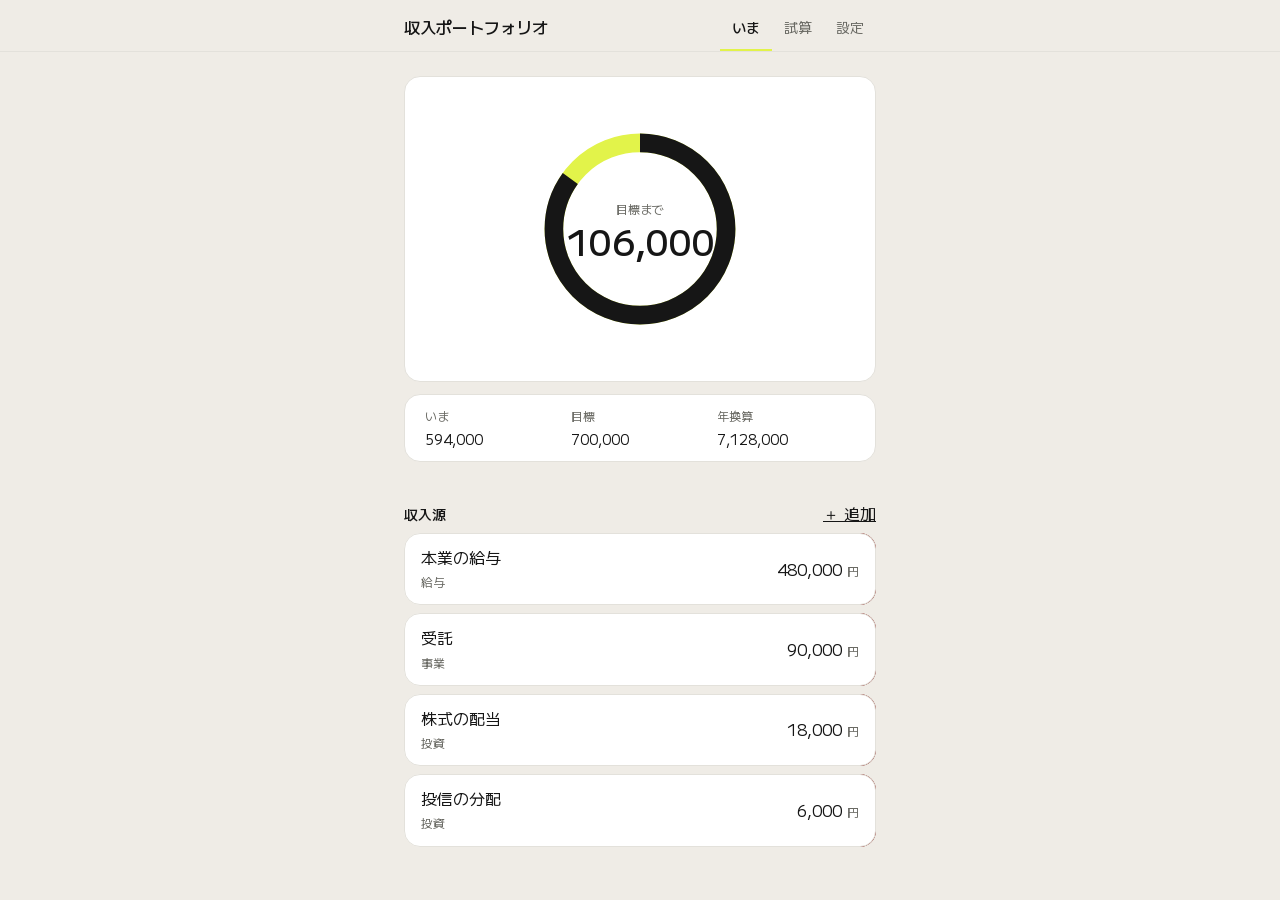
<file: index.html>
<!doctype html>
<html lang="ja">
  <head>
    <meta charset="utf-8" />
    <meta name="viewport" content="width=device-width, initial-scale=1, viewport-fit=cover" />
    <meta name="theme-color" content="#efece6" />
    <meta name="apple-mobile-web-app-capable" content="yes" />
    <meta name="apple-mobile-web-app-title" content="収入" />
    <title>収入ポートフォリオ</title>
    <link rel="icon" href="./favicon-32.png" type="image/png" sizes="32x32" />
    <link rel="apple-touch-icon" href="./apple-touch-icon.png" sizes="180x180" />
    <link rel="manifest" href="./manifest.webmanifest" />
    <link rel="preconnect" href="https://fonts.googleapis.com" />
    <link rel="preconnect" href="https://fonts.gstatic.com" crossorigin />
    <link rel="stylesheet" href="https://fonts.googleapis.com/css2?family=M+PLUS+2:wght@400;500;700&display=swap" />
    <link rel="stylesheet" href="./styles.css" />
  </head>
  <body>
    <div id="app" class="app"></div>
    <script src="./app.js"></script>
  </body>
</html>
</file>
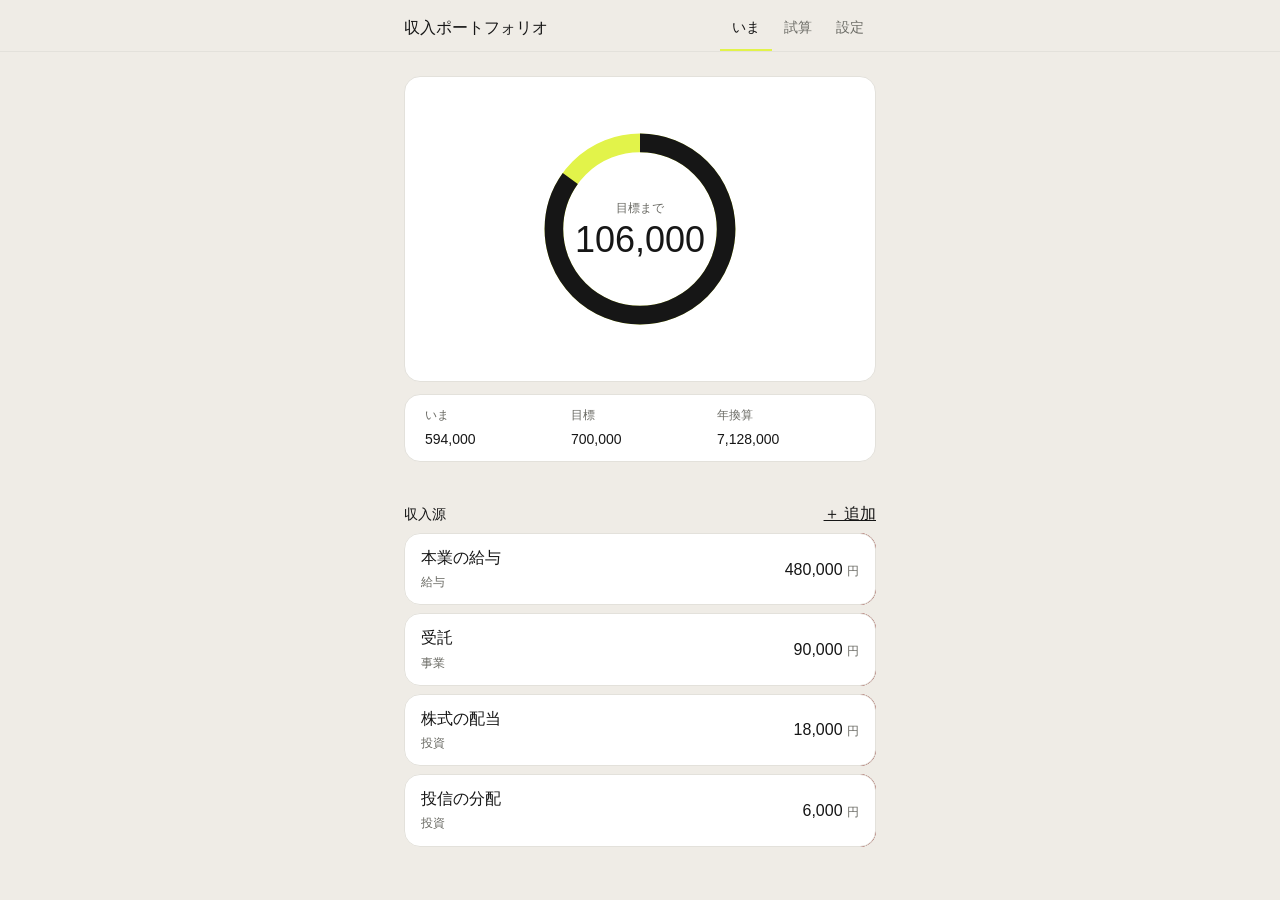
<file: 収入ポートフォリオ.html>
<!doctype html><html lang="ja"><head><meta charset="utf-8"/><meta name="viewport" content="width=device-width, initial-scale=1"/><title>収入ポートフォリオ</title><style>:root {
  --paper: #efece6;
  --card: #ffffff;
  --ink: #161616;
  --muted: #6a6a64;
  --line: #e3e1db;
  --mark: #e2f34a;
  --font: "M PLUS 2", "Hiragino Sans", "Noto Sans JP", sans-serif;
}

* { box-sizing: border-box; }

html {
  color-scheme: light;
  -webkit-font-smoothing: antialiased;
}

body {
  margin: 0;
  background: var(--paper);
  color: var(--ink);
  font-family: var(--font);
  line-height: 1.45;
}

button, a { color: inherit; }

button:not(:disabled), a { cursor: pointer; }

input, select { font: inherit; font-size: 1rem; color: inherit; }

:focus-visible {
  outline: 2px solid var(--ink);
  outline-offset: 2px;
}

.app { min-height: 100dvh; }

.bg {
  position: fixed;
  inset: 0;
  z-index: 0;
  pointer-events: none;
}

.bg img {
  width: 100%;
  height: 100%;
  object-fit: cover;
  display: block;
}

header, main, nav { position: relative; z-index: 1; }

header {
  position: sticky;
  top: 0;
  z-index: 30;
  background: var(--paper);
  border-bottom: 1px solid var(--line);
}

.bar {
  max-width: 32rem;
  margin: 0 auto;
  display: flex;
  align-items: flex-end;
  justify-content: space-between;
  padding: 1rem 1.25rem 0;
}

h1 {
  margin: 0;
  padding-bottom: 0.75rem;
  font-size: 1rem;
  font-weight: 500;
}

.desk {
  display: none;
}

main {
  max-width: 32rem;
  margin: 0 auto;
  padding: 1.5rem 1.25rem calc(5.5rem + env(safe-area-inset-bottom));
}

.card {
  background: var(--card);
  border: 1px solid var(--line);
  border-radius: 1rem;
}

.specs {
  display: grid;
  grid-template-columns: repeat(3, 1fr);
  margin-top: 0.75rem;
  padding: 0 1rem;
}

.specs div { padding: 0.75rem 0.25rem; }

.specs dt, .label, .muted { color: var(--muted); }

.specs dt, .tiny { font-size: 0.75rem; }

.specs dd {
  margin: 0.25rem 0 0;
  font-size: 0.875rem;
  font-variant-numeric: tabular-nums;
}

.row {
  display: flex;
  align-items: baseline;
  justify-content: space-between;
  margin: 2.5rem 0 0.5rem;
}

h2, h3 { margin: 0; font-size: 0.875rem; font-weight: 500; }

.list { list-style: none; margin: 0; padding: 0; display: flex; flex-direction: column; gap: 0.5rem; }

.swipe {
  position: relative;
  overflow: hidden;
  border-radius: 1rem;
}

.swipe-del {
  position: absolute;
  top: 0;
  right: 0;
  bottom: 0;
  width: 5.5rem;
  border: 0;
  background: #8e3b34;
  color: #fff;
  font: inherit;
  font-size: 0.875rem;
}

.source {
  display: flex;
  align-items: center;
  gap: 0.75rem;
  min-height: 4rem;
  padding: 0.75rem 1rem;
  text-decoration: none;
  position: relative;
  z-index: 1;
  touch-action: pan-y;
  transition: transform 0.18s ease;
}

.swipe.open .source { transform: translateX(-5.5rem); }

.source span:first-child { min-width: 0; flex: 1; }

.truncate { display: block; overflow: hidden; text-overflow: ellipsis; white-space: nowrap; }

.yen { font-variant-numeric: tabular-nums; white-space: nowrap; }

.pie {
  padding: 1.5rem 0.5rem;
  text-align: center;
}

.pie-wrap {
  position: relative;
  width: 16rem;
  height: 16rem;
  margin: 0 auto;
}

.pie svg { width: 100%; height: 100%; }

.pie-copy {
  position: absolute;
  inset: 0;
  display: flex;
  flex-direction: column;
  align-items: center;
  justify-content: center;
  pointer-events: none;
}

.figure {
  margin-top: 0.25rem;
  font-size: 2.25rem;
  line-height: 1;
  font-weight: 500;
  font-variant-numeric: tabular-nums;
}

.field {
  width: 100%;
  height: 3rem;
  border: 0;
  border-bottom: 1px solid var(--ink);
  background: transparent;
  padding: 0;
}

.pad { padding: 1rem; }

.stack { display: flex; flex-direction: column; gap: 1.5rem; }

.stack + .stack, .gap { margin-top: 0.75rem; }

.end {
  display: flex;
  align-items: flex-end;
  gap: 0.5rem;
}

.solid, .ink-btn {
  display: flex;
  align-items: center;
  justify-content: center;
  width: 100%;
  height: 3rem;
  border: 0;
  border-radius: 0.75rem;
  background: var(--ink);
  color: var(--paper);
  text-decoration: none;
  font-size: 0.875rem;
}

.ghost {
  border: 0;
  background: transparent;
  color: var(--muted);
  font-size: 0.875rem;
  padding: 0.75rem 0;
}

.block-ghost { width: 100%; height: 3rem; }

nav.mobile {
  position: fixed;
  inset: auto 0 0 0;
  z-index: 30;
  background: var(--paper);
  border-top: 1px solid var(--line);
  padding-bottom: env(safe-area-inset-bottom);
}

.tabs {
  max-width: 32rem;
  margin: 0 auto;
  display: flex;
}

.tabs a {
  flex: 1;
  min-height: 3.5rem;
  display: flex;
  align-items: center;
  justify-content: center;
  text-decoration: none;
  font-size: 0.875rem;
  color: var(--muted);
  border-bottom: 2px solid transparent;
}

.tabs a.on {
  color: var(--ink);
  font-weight: 500;
  border-bottom-color: var(--mark);
}

.back { color: var(--muted); font-size: 0.875rem; text-decoration: none; }

.sr { position: absolute; width: 1px; height: 1px; overflow: hidden; clip: rect(0 0 0 0); }

@media (min-width: 768px) {
  .desk { display: flex; }
  .desk a {
    text-decoration: none;
    font-size: 0.875rem;
    color: var(--muted);
    padding: 0 0.75rem 0.75rem;
    border-bottom: 2px solid transparent;
  }
  .desk a.on { color: var(--ink); font-weight: 500; border-bottom-color: var(--mark); }
  nav.mobile { display: none; }
  main { padding-bottom: 3rem; }
}
</style></head><body><div id="app" class="app"></div><script>const KEY = "income-portfolio-web-v1";
const SIM_KEY = "income-portfolio-sim-v1";
const CATEGORIES = [
  ["pay", "給与"],
  ["business", "事業"],
  ["invest", "投資"],
  ["property", "不動産"],
  ["pension", "年金"],
  ["other", "その他"],
];
const SEED = {
  goalMonthly: 700000,
  backgroundImage: null,
  sources: [
    { id: "seed-pay", name: "本業の給与", category: "pay", monthlyYen: 480000 },
    { id: "seed-biz", name: "受託", category: "business", monthlyYen: 90000 },
    { id: "seed-div", name: "株式の配当", category: "invest", monthlyYen: 18000 },
    { id: "seed-fund", name: "投信の分配", category: "invest", monthlyYen: 6000 },
  ],
};

const yen = (n) => Math.abs(Math.round(n)).toLocaleString("ja-JP");
const signed = (n) => (n > 0 ? `+${yen(n)}` : n < 0 ? `−${yen(n)}` : yen(0));
const clean = (n) => (!Number.isFinite(n) || n < 0 ? 0 : Math.min(999999999, Math.round(n)));
const labelOf = (id) => CATEGORIES.find((c) => c[0] === id)?.[1] ?? "その他";
const nameOf = (name) => name.trim() || "名称未設定";
const totalOf = (rows) => rows.reduce((sum, row) => sum + clean(row.monthlyYen), 0);
const digits = (raw) =>
  raw.replace(/[０-９]/g, (ch) => String.fromCharCode(ch.charCodeAt(0) - 0xfee0)).replace(/\D/g, "").slice(0, 9);

function normalize(saved) {
  if (!saved || !Array.isArray(saved.sources)) return null;
  const sources = saved.sources
    .filter((row) => row && typeof row.id === "string")
    .map((row) => ({
      id: row.id,
      name: String(row.name || "").slice(0, 40),
      category: CATEGORIES.some((c) => c[0] === row.category) ? row.category : "other",
      monthlyYen: clean(row.monthlyYen),
    }));
  const backgroundImage =
    typeof saved.backgroundImage === "string" && saved.backgroundImage.startsWith("data:image/jpeg")
      ? saved.backgroundImage
      : null;
  return { goalMonthly: clean(saved.goalMonthly), backgroundImage, sources };
}

function load() {
  try {
    return normalize(JSON.parse(localStorage.getItem(KEY) || "")) || structuredClone(SEED);
  } catch {
    return structuredClone(SEED);
  }
}

let state = load();
let sim = null;

function rowsOf(list) {
  if (!Array.isArray(list)) return [];
  return list
    .filter((row) => row && typeof row.id === "string")
    .map((row) => ({
      id: row.id,
      name: String(row.name || "").slice(0, 40),
      category: CATEGORIES.some((c) => c[0] === row.category) ? row.category : "other",
      monthlyYen: clean(row.monthlyYen),
    }));
}

function loadSim() {
  try {
    const rows = rowsOf(JSON.parse(localStorage.getItem(SIM_KEY) || "null"));
    return rows.length ? rows : null;
  } catch {
    return null;
  }
}

function setSim(rows) {
  sim = rows;
  try {
    if (!rows) localStorage.removeItem(SIM_KEY);
    else localStorage.setItem(SIM_KEY, JSON.stringify(rows));
  } catch {
    /* 残せないときは、開いているあいだだけ保持する。 */
  }
}

sim = loadSim();
let route = location.hash.replace(/^#/, "") || "/";

function save() {
  try {
    localStorage.setItem(KEY, JSON.stringify(state));
  } catch {
    /* 画像が大きいと端末に残らないことがある。画面には出す。 */
  }
}

function go(path) {
  const next = String(path || "/").replace(/^#/, "") || "/";
  const current = location.hash.replace(/^#/, "") || "/";
  if (current === next) {
    render();
    return;
  }
  const url = new URL(location.href);
  url.hash = next;
  history.pushState(null, "", url);
  render();
}

function pie(total, goal) {
  const inner = 2 * Math.PI * 74;
  const outer = 2 * Math.PI * 96;
  const reached = goal > 0 && total >= goal;
  const over = goal > 0 && total > goal;
  const progress = goal > 0 ? Math.min(1, total / goal) : 0;
  const extra = goal > 0 ? Math.min(1, Math.max(0, total - goal) / goal) : 0;
  const drawn = progress * inner;
  const extraDrawn = extra * outer;
  const caption = goal <= 0 ? "目標未設定" : over ? "超過" : reached ? "" : "目標まで";
  const figure = goal <= 0 ? "—" : over ? yen(total - goal) : reached ? "達成" : yen(goal - total);
  const arc = (radius, length, circ, color, width) =>
    length <= 0
      ? ""
      : length >= circ - 0.5
        ? `<circle cx="110" cy="110" r="${radius}" fill="none" stroke="${color}" stroke-width="${width}"/>`
        : `<circle cx="110" cy="110" r="${radius}" fill="none" stroke="${color}" stroke-width="${width}" stroke-dasharray="${length} ${circ}" transform="rotate(-90 110 110)"/>`;
  return `<div class="card pie" aria-live="polite">
    <div class="pie-wrap">
      <svg viewBox="0 0 220 220" aria-hidden="true">
        <circle cx="110" cy="110" r="74" fill="none" stroke="${goal > 0 ? "var(--mark)" : "var(--line)"}" stroke-width="16"/>
        ${arc(74, drawn, inner, "var(--ink)", 16)}
        ${extra > 0 ? `<circle cx="110" cy="110" r="96" fill="none" stroke="var(--line)" stroke-width="12"/>${arc(96, extraDrawn, outer, "#8e3b34", 12)}` : ""}
      </svg>
      <div class="pie-copy">
        ${caption ? `<span class="tiny muted">${caption}</span>` : ""}
        <span class="figure">${figure}</span>
        ${over ? `<span class="tiny muted">円</span>` : ""}
      </div>
    </div>
  </div>`;
}

function specs(cells) {
  return `<dl class="card specs">${cells
    .map(([term, value]) => `<div><dt>${term}</dt><dd>${value}</dd></div>`)
    .join("")}</dl>`;
}

function shell(body, hideNav) {
  const tabs = [
    ["/", "いま"],
    ["/simulate", "試算"],
    ["/settings", "設定"],
  ];
  const link = ([path, text]) =>
    `<a href="#${path}" class="${route === path ? "on" : ""}">${text}</a>`;
  const bg = state.backgroundImage
    ? `<div class="bg" aria-hidden="true"><img alt="" src="${state.backgroundImage}" /></div>`
    : "";
  return `${bg}
    <header><div class="bar"><h1>収入ポートフォリオ</h1><nav class="desk" aria-label="メニュー">${tabs.map(link).join("")}</nav></div></header>
    <main>${body}</main>
    ${hideNav ? "" : `<nav class="mobile" aria-label="メニュー"><div class="tabs">${tabs.map(link).join("")}</div></nav>`}`;
}

function dashboard() {
  const total = totalOf(state.sources);
  const items = state.sources
    .map(
      (row) => `<li class="swipe">
        <button type="button" class="swipe-del" data-del-source="${escapeAttr(row.id)}">削除</button>
        <a class="card source" href="#/sources/${row.id}">
        <span><span class="truncate">${nameOf(row.name)}</span><span class="tiny muted">${labelOf(row.category)}</span></span>
        <span class="yen">${yen(row.monthlyYen)} <span class="tiny muted">円</span></span>
      </a></li>`,
    )
    .join("");
  return shell(`<h2 class="sr">いまの状況</h2>
    ${pie(total, state.goalMonthly)}
    ${specs([["いま", yen(total)], ["目標", state.goalMonthly > 0 ? yen(state.goalMonthly) : "—"], ["年換算", yen(total * 12)]])}
    <section><div class="row"><h3>収入源</h3><a href="#/sources/new">＋ 追加</a></div><ul class="list">${items}</ul></section>`);
}

function simulate() {
  const rows = sim || state.sources;
  const base = totalOf(state.sources);
  const next = totalOf(rows);
  const delta = next - base;
  const same = JSON.stringify(rows) === JSON.stringify(state.sources);
  const cards = rows
    .map(
      (row, index) => `<li class="card pad" data-i="${index}">
        <div class="end">
          <input class="field" data-name value="${escapeAttr(row.name)}" placeholder="名前" maxlength="40" aria-label="名前" />
          <select data-cat aria-label="区分">${CATEGORIES.map(([id, text]) => `<option value="${id}" ${id === row.category ? "selected" : ""}>${text}</option>`).join("")}</select>
        </div>
        <div class="end gap">
          <input class="field" data-yen inputmode="numeric" value="${row.monthlyYen ? yen(row.monthlyYen) : ""}" aria-label="月額" />
          <span class="muted">円</span>
          <button type="button" class="ghost" data-del ${rows.length <= 1 ? "disabled" : ""}>削除</button>
        </div>
      </li>`,
    )
    .join("");
  return shell(`<h2 class="sr">試算</h2>
    ${pie(next, state.goalMonthly)}
    ${specs([["いま", yen(base)], ["変更後", yen(next)], ["差", signed(delta)]])}
    <div class="row"><h3>試算</h3><button type="button" class="ghost" id="add">＋ 項目を追加</button></div>
    <ul class="list">${cards}</ul>
    <div class="stack" style="margin-top:2rem">
      <button type="button" class="ink-btn" id="apply" ${same ? "disabled" : ""}>反映する</button>
      <button type="button" class="ghost block-ghost" id="discard" ${sim ? "" : "disabled"}>もとに戻す</button>
    </div>`);
}

function settings() {
  return shell(`<div class="card pad">
      <h2>目標月収</h2>
      <div class="end gap"><input id="goal" class="field" inputmode="numeric" value="${state.goalMonthly ? yen(state.goalMonthly) : ""}" aria-label="目標月収" /><span class="muted">円</span></div>
    </div>
    <div class="card pad gap">
      <h2>背景画像</h2>
      ${state.backgroundImage ? `<img alt="いまの背景" src="${state.backgroundImage}" style="margin-top:.75rem;height:7rem;width:100%;object-fit:cover;border-radius:.75rem" />` : ""}
      <label class="ink-btn" style="margin-top:1rem">背景画像を変更<input id="bg" type="file" accept="image/*" class="sr" /></label>
      ${state.backgroundImage ? `<button type="button" class="ghost" id="clear-bg">背景を外す</button>` : ""}
    </div>
    <div class="card pad gap">
      <h2>データ</h2>
      <button type="button" class="ink-btn" id="export" style="margin-top:1rem">書き出す</button>
      <label class="ink-btn" style="margin-top:0.75rem">読み込む<input id="import" type="file" accept="application/json,.json" class="sr" /></label>
    </div>`);
}

function formPage(heading, row, id) {
  return shell(
    `<div class="stack">
      <a class="back" href="#/">戻る</a>
      <h2 style="font-size:1.125rem">${heading}</h2>
      <form id="form" class="card pad stack">
        <label>名前<span class="tiny muted"></span><input name="name" class="field" maxlength="40" value="${escapeAttr(row.name)}" placeholder="名前" /></label>
        <label>区分<select name="category" class="field">${CATEGORIES.map(([cid, text]) => `<option value="${cid}" ${cid === row.category ? "selected" : ""}>${text}</option>`).join("")}</select></label>
        <label>月額<div class="end"><input name="yen" class="field" inputmode="numeric" value="${row.monthlyYen ? yen(row.monthlyYen) : ""}" aria-label="月額" /><span class="muted">円</span></div></label>
        <button class="ink-btn" type="submit">${id ? "保存する" : "追加する"}</button>
      </form>
      ${id ? `<button type="button" class="ghost" id="remove">削除する</button>` : ""}
    </div>`,
    true,
  );
}

function escapeAttr(value) {
  return String(value)
    .replace(/&/g, "\u0026amp;")
    .replace(/"/g, "\u0026quot;")
    .replace(/</g, "\u0026lt;");
}

function render() {
  route = location.hash.replace(/^#/, "") || "/";
  const root = document.getElementById("app");
  let html = dashboard();
  let title = "いま · 収入ポートフォリオ";
  if (route === "/simulate") {
    html = simulate();
    title = "試算 · 収入ポートフォリオ";
  } else if (route === "/settings") {
    html = settings();
    title = "設定 · 収入ポートフォリオ";
  } else if (route === "/sources/new") {
    html = formPage("収入源を追加", { name: "", category: "other", monthlyYen: 0 });
    title = "収入源を追加 · 収入ポートフォリオ";
  } else if (route.startsWith("/sources/")) {
    const id = decodeURIComponent(route.slice("/sources/".length));
    const row = state.sources.find((item) => item.id === id);
    html = row
      ? formPage("収入源を編集", row, id)
      : shell(`<p>この収入源は見つかりません。</p><a class="back" href="#/">戻る</a>`, true);
    title = "収入源を編集 · 収入ポートフォリオ";
  }
  document.title = title;
  root.innerHTML = html;
  bind();
}

function readYen(input) {
  const value = digits(input.value);
  input.value = value;
  return value ? Number(value) : 0;
}

function bind() {
  document.getElementById("goal")?.addEventListener("change", (event) => {
    state.goalMonthly = readYen(event.target);
    event.target.value = state.goalMonthly ? yen(state.goalMonthly) : "";
    save();
  });
  document.getElementById("clear-bg")?.addEventListener("click", () => {
    state.backgroundImage = null;
    save();
    render();
  });
  document.getElementById("bg")?.addEventListener("change", (event) => {
    const file = event.target.files?.[0];
    event.target.value = "";
    if (!file) return;
    const url = URL.createObjectURL(file);
    const img = new Image();
    img.onload = () => {
      const scale = Math.min(1, 1600 / Math.max(img.width, img.height));
      const canvas = document.createElement("canvas");
      canvas.width = Math.max(1, Math.round(img.width * scale));
      canvas.height = Math.max(1, Math.round(img.height * scale));
      const ctx = canvas.getContext("2d");
      ctx.fillStyle = "#ffffff";
      ctx.fillRect(0, 0, canvas.width, canvas.height);
      ctx.drawImage(img, 0, 0, canvas.width, canvas.height);
      URL.revokeObjectURL(url);
      state.backgroundImage = canvas.toDataURL("image/jpeg", 0.8);
      save();
      render();
    };
    img.onerror = () => {
      URL.revokeObjectURL(url);
      alert("この画像は使えません。");
    };
    img.src = url;
  });
  document.getElementById("export")?.addEventListener("click", () => {
    const blob = new Blob(
      [JSON.stringify({ goalMonthly: state.goalMonthly, sources: state.sources, backgroundImage: state.backgroundImage }, null, 2)],
      { type: "application/json" },
    );
    const a = document.createElement("a");
    a.href = URL.createObjectURL(blob);
    a.download = "収入ポートフォリオ.json";
    a.click();
  });
  document.getElementById("import")?.addEventListener("change", async (event) => {
    const file = event.target.files?.[0];
    event.target.value = "";
    if (!file) return;
    try {
      const next = normalize(JSON.parse(await file.text()));
      if (!next) throw new Error("empty");
      if (!confirm("読み込んだ内容で、いまの数字を置き換えます。")) return;
      state = next;
      setSim(null);
      save();
      render();
    } catch {
      alert("このファイルは読めません。");
    }
  });
  document.getElementById("add")?.addEventListener("click", () => {
    const rows = (sim || state.sources).map((row) => ({ ...row }));
    rows.unshift({ id: crypto.randomUUID(), name: "", category: "other", monthlyYen: 0 });
    setSim(rows);
    render();
  });
  document.getElementById("apply")?.addEventListener("click", () => {
    if (!sim || !confirm("この内容で、いまの収入源を置き換えます。")) return;
    state.sources = sim;
    setSim(null);
    save();
    render();
  });
  document.getElementById("discard")?.addEventListener("click", () => {
    setSim(null);
    render();
  });
  document.querySelectorAll("[data-i]").forEach((card) => {
    const index = Number(card.dataset.i);
    const update = (patch) => {
      const rows = (sim || state.sources).map((row) => ({ ...row }));
      rows[index] = { ...rows[index], ...patch };
      setSim(rows);
      render();
    };
    card.querySelector("[data-name]").addEventListener("change", (event) => update({ name: event.target.value.slice(0, 40) }));
    card.querySelector("[data-cat]").addEventListener("change", (event) => update({ category: event.target.value }));
    card.querySelector("[data-yen]").addEventListener("change", (event) => update({ monthlyYen: readYen(event.target) }));
    card.querySelector("[data-del]")?.addEventListener("click", () => {
      const rows = (sim || state.sources).map((row) => ({ ...row }));
      if (rows.length <= 1) return;
      rows.splice(index, 1);
      setSim(rows);
      render();
    });
  });
  document.getElementById("form")?.addEventListener("submit", (event) => {
    event.preventDefault();
    const data = new FormData(event.target);
    const next = {
      name: String(data.get("name") || "").slice(0, 40),
      category: String(data.get("category") || "other"),
      monthlyYen: digits(String(data.get("yen") || "")) ? Number(digits(String(data.get("yen") || ""))) : 0,
    };
    if (route === "/sources/new") {
      state.sources.push({ id: crypto.randomUUID(), ...next });
    } else {
      const id = decodeURIComponent(route.slice("/sources/".length));
      state.sources = state.sources.map((row) => (row.id === id ? { ...row, ...next } : row));
    }
    save();
    go("/");
  });
  document.getElementById("remove")?.addEventListener("click", () => {
    if (!confirm("この収入源を削除します。")) return;
    const id = decodeURIComponent(route.slice("/sources/".length));
    state.sources = state.sources.filter((row) => row.id !== id);
    save();
    go("/");
  });
  document.querySelectorAll(".swipe").forEach((row) => {
    const card = row.querySelector(".source");
    if (!card) return;
    let startX = 0;
    let startY = 0;
    let dx = 0;
    let tracking = false;
    let horizontal = false;
    const width = () => row.querySelector(".swipe-del")?.offsetWidth || 88;
    card.addEventListener("pointerdown", (event) => {
      if (event.pointerType === "mouse" && event.button !== 0) return;
      startX = event.clientX;
      startY = event.clientY;
      dx = 0;
      tracking = true;
      horizontal = false;
    });
    card.addEventListener("pointermove", (event) => {
      if (!tracking) return;
      const mx = event.clientX - startX;
      const my = event.clientY - startY;
      if (!horizontal) {
        if (Math.abs(mx) < 8 && Math.abs(my) < 8) return;
        if (Math.abs(my) > Math.abs(mx)) {
          tracking = false;
          return;
        }
        horizontal = true;
        card.setPointerCapture?.(event.pointerId);
        card.style.transition = "none";
      }
      dx = mx;
      const base = row.classList.contains("open") ? -width() : 0;
      card.style.transform = `translateX(${Math.min(0, Math.max(-width(), base + mx))}px)`;
    });
    const finish = () => {
      if (!tracking && !horizontal) return;
      tracking = false;
      card.style.transition = "";
      card.style.transform = "";
      if (!horizontal) return;
      card.dataset.swiped = "1";
      setTimeout(() => delete card.dataset.swiped, 400);
      if (dx < -36) {
        document.querySelectorAll(".swipe.open").forEach((other) => other.classList.remove("open"));
        row.classList.add("open");
      } else if (dx > 36) {
        row.classList.remove("open");
      }
      horizontal = false;
      dx = 0;
    };
    card.addEventListener("pointerup", finish);
    card.addEventListener("pointercancel", finish);
  });
  document.querySelectorAll("[data-del-source]").forEach((btn) => {
    btn.addEventListener("click", () => {
      const id = btn.getAttribute("data-del-source");
      state.sources = state.sources.filter((row) => row.id !== id);
      save();
      render();
    });
  });
}

document.addEventListener(
  "click",
  (event) => {
    const a = event.target.closest("a");
    if (!a) return;
    const href = a.getAttribute("href") || "";
    if (!href.startsWith("#")) return;
    if (a.dataset.swiped === "1") {
      event.preventDefault();
      delete a.dataset.swiped;
      return;
    }
    const swipe = a.closest(".swipe");
    if (swipe?.classList.contains("open")) {
      event.preventDefault();
      swipe.classList.remove("open");
      return;
    }
    event.preventDefault();
    go(href);
  },
  true,
);
window.addEventListener("hashchange", render);
window.addEventListener("popstate", render);
window.addEventListener("beforeinstallprompt", (event) => {
  event.preventDefault();
  window.deferredInstall = event;
});
if ("serviceWorker" in navigator) {
  navigator.serviceWorker.register("./sw.js").catch(() => {});
}
render();
</script></body></html>
</file>
<file: styles.css>
:root {
  --paper: #efece6;
  --card: #ffffff;
  --ink: #161616;
  --muted: #6a6a64;
  --line: #e3e1db;
  --mark: #e2f34a;
  --font: "M PLUS 2", "Hiragino Sans", "Noto Sans JP", sans-serif;
}

* { box-sizing: border-box; }

html {
  color-scheme: light;
  -webkit-font-smoothing: antialiased;
}

body {
  margin: 0;
  background: var(--paper);
  color: var(--ink);
  font-family: var(--font);
  line-height: 1.45;
}

button, a { color: inherit; }

button:not(:disabled), a { cursor: pointer; }

input, select { font: inherit; font-size: 1rem; color: inherit; }

:focus-visible {
  outline: 2px solid var(--ink);
  outline-offset: 2px;
}

.app { min-height: 100dvh; }

.bg {
  position: fixed;
  inset: 0;
  z-index: 0;
  pointer-events: none;
}

.bg img {
  width: 100%;
  height: 100%;
  object-fit: cover;
  display: block;
}

header, main, nav { position: relative; z-index: 1; }

header {
  position: sticky;
  top: 0;
  z-index: 30;
  background: var(--paper);
  border-bottom: 1px solid var(--line);
}

.bar {
  max-width: 32rem;
  margin: 0 auto;
  display: flex;
  align-items: flex-end;
  justify-content: space-between;
  padding: 1rem 1.25rem 0;
}

h1 {
  margin: 0;
  padding-bottom: 0.75rem;
  font-size: 1rem;
  font-weight: 500;
}

.desk {
  display: none;
}

main {
  max-width: 32rem;
  margin: 0 auto;
  padding: 1.5rem 1.25rem calc(5.5rem + env(safe-area-inset-bottom));
}

.card {
  background: var(--card);
  border: 1px solid var(--line);
  border-radius: 1rem;
}

.specs {
  display: grid;
  grid-template-columns: repeat(3, 1fr);
  margin-top: 0.75rem;
  padding: 0 1rem;
}

.specs div { padding: 0.75rem 0.25rem; }

.specs dt, .label, .muted { color: var(--muted); }

.specs dt, .tiny { font-size: 0.75rem; }

.specs dd {
  margin: 0.25rem 0 0;
  font-size: 0.875rem;
  font-variant-numeric: tabular-nums;
}

.row {
  display: flex;
  align-items: baseline;
  justify-content: space-between;
  margin: 2.5rem 0 0.5rem;
}

h2, h3 { margin: 0; font-size: 0.875rem; font-weight: 500; }

.list { list-style: none; margin: 0; padding: 0; display: flex; flex-direction: column; gap: 0.5rem; }

.swipe {
  position: relative;
  overflow: hidden;
  border-radius: 1rem;
}

.swipe-del {
  position: absolute;
  top: 0;
  right: 0;
  bottom: 0;
  width: 5.5rem;
  border: 0;
  background: #8e3b34;
  color: #fff;
  font: inherit;
  font-size: 0.875rem;
}

.source {
  display: flex;
  align-items: center;
  gap: 0.75rem;
  min-height: 4rem;
  padding: 0.75rem 1rem;
  text-decoration: none;
  position: relative;
  z-index: 1;
  touch-action: pan-y;
  transition: transform 0.18s ease;
}

.swipe.open .source { transform: translateX(-5.5rem); }

.source span:first-child { min-width: 0; flex: 1; }

.truncate { display: block; overflow: hidden; text-overflow: ellipsis; white-space: nowrap; }

.yen { font-variant-numeric: tabular-nums; white-space: nowrap; }

.pie {
  padding: 1.5rem 0.5rem;
  text-align: center;
}

.pie-wrap {
  position: relative;
  width: 16rem;
  height: 16rem;
  margin: 0 auto;
}

.pie svg { width: 100%; height: 100%; }

.pie-copy {
  position: absolute;
  inset: 0;
  display: flex;
  flex-direction: column;
  align-items: center;
  justify-content: center;
  pointer-events: none;
}

.figure {
  margin-top: 0.25rem;
  font-size: 2.25rem;
  line-height: 1;
  font-weight: 500;
  font-variant-numeric: tabular-nums;
}

.field {
  width: 100%;
  height: 3rem;
  border: 0;
  border-bottom: 1px solid var(--ink);
  background: transparent;
  padding: 0;
}

.pad { padding: 1rem; }

.stack { display: flex; flex-direction: column; gap: 1.5rem; }

.stack + .stack, .gap { margin-top: 0.75rem; }

.end {
  display: flex;
  align-items: flex-end;
  gap: 0.5rem;
}

.solid, .ink-btn {
  display: flex;
  align-items: center;
  justify-content: center;
  width: 100%;
  height: 3rem;
  border: 0;
  border-radius: 0.75rem;
  background: var(--ink);
  color: var(--paper);
  text-decoration: none;
  font-size: 0.875rem;
}

.ghost {
  border: 0;
  background: transparent;
  color: var(--muted);
  font-size: 0.875rem;
  padding: 0.75rem 0;
}

.block-ghost { width: 100%; height: 3rem; }

nav.mobile {
  position: fixed;
  inset: auto 0 0 0;
  z-index: 30;
  background: var(--paper);
  border-top: 1px solid var(--line);
  padding-bottom: env(safe-area-inset-bottom);
}

.tabs {
  max-width: 32rem;
  margin: 0 auto;
  display: flex;
}

.tabs a {
  flex: 1;
  min-height: 3.5rem;
  display: flex;
  align-items: center;
  justify-content: center;
  text-decoration: none;
  font-size: 0.875rem;
  color: var(--muted);
  border-bottom: 2px solid transparent;
}

.tabs a.on {
  color: var(--ink);
  font-weight: 500;
  border-bottom-color: var(--mark);
}

.back { color: var(--muted); font-size: 0.875rem; text-decoration: none; }

.sr { position: absolute; width: 1px; height: 1px; overflow: hidden; clip: rect(0 0 0 0); }

@media (min-width: 768px) {
  .desk { display: flex; }
  .desk a {
    text-decoration: none;
    font-size: 0.875rem;
    color: var(--muted);
    padding: 0 0.75rem 0.75rem;
    border-bottom: 2px solid transparent;
  }
  .desk a.on { color: var(--ink); font-weight: 500; border-bottom-color: var(--mark); }
  nav.mobile { display: none; }
  main { padding-bottom: 3rem; }
}
</file>
